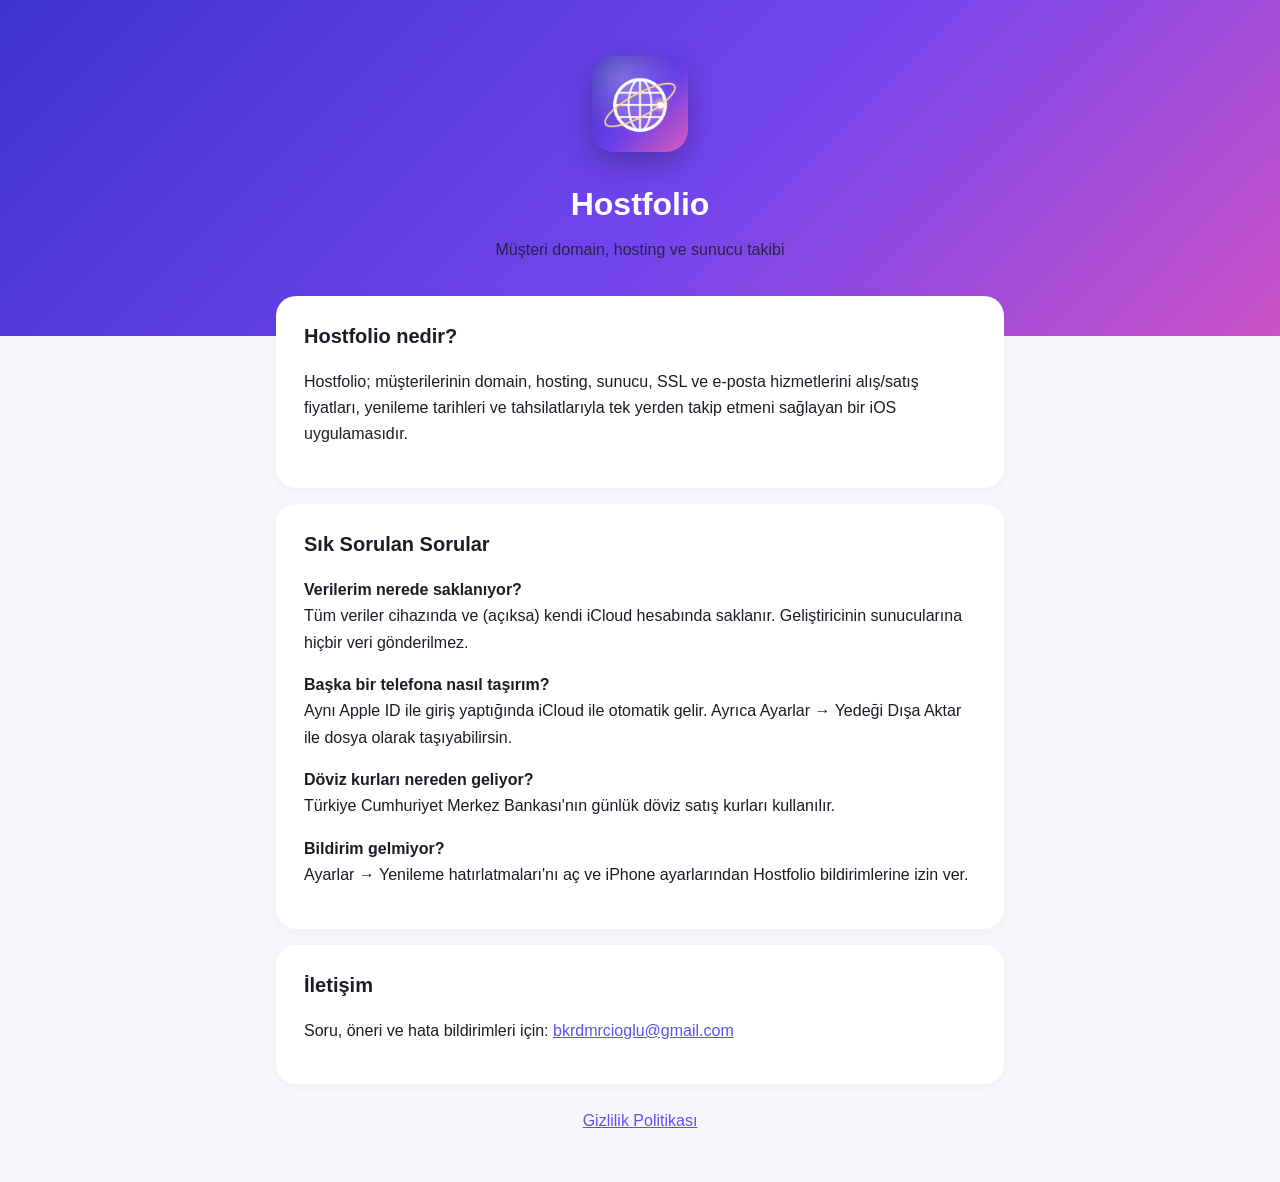
<file: index.html>
<!doctype html><html lang="tr"><head><meta charset="utf-8"><meta name="viewport" content="width=device-width,initial-scale=1">
<title>Hostfolio – Destek</title><link rel="stylesheet" href="style.css"></head><body>
<header class="hero"><img src="icon.png" alt="Hostfolio"><h1>Hostfolio</h1><p>Müşteri domain, hosting ve sunucu takibi</p></header>
<main>
<section class="card"><h2>Hostfolio nedir?</h2><p>Hostfolio; müşterilerinin domain, hosting, sunucu, SSL ve e-posta hizmetlerini alış/satış fiyatları, yenileme tarihleri ve tahsilatlarıyla tek yerden takip etmeni sağlayan bir iOS uygulamasıdır.</p></section>
<section class="card"><h2>Sık Sorulan Sorular</h2>
<p><strong>Verilerim nerede saklanıyor?</strong><br>Tüm veriler cihazında ve (açıksa) kendi iCloud hesabında saklanır. Geliştiricinin sunucularına hiçbir veri gönderilmez.</p>
<p><strong>Başka bir telefona nasıl taşırım?</strong><br>Aynı Apple ID ile giriş yaptığında iCloud ile otomatik gelir. Ayrıca Ayarlar → Yedeği Dışa Aktar ile dosya olarak taşıyabilirsin.</p>
<p><strong>Döviz kurları nereden geliyor?</strong><br>Türkiye Cumhuriyet Merkez Bankası'nın günlük döviz satış kurları kullanılır.</p>
<p><strong>Bildirim gelmiyor?</strong><br>Ayarlar → Yenileme hatırlatmaları'nı aç ve iPhone ayarlarından Hostfolio bildirimlerine izin ver.</p></section>
<section class="card"><h2>İletişim</h2><p>Soru, öneri ve hata bildirimleri için: <a href="mailto:bkrdmrcioglu@gmail.com">bkrdmrcioglu@gmail.com</a></p></section>
<nav><a href="privacy.html">Gizlilik Politikası</a></nav>
</main></body></html>
</file>
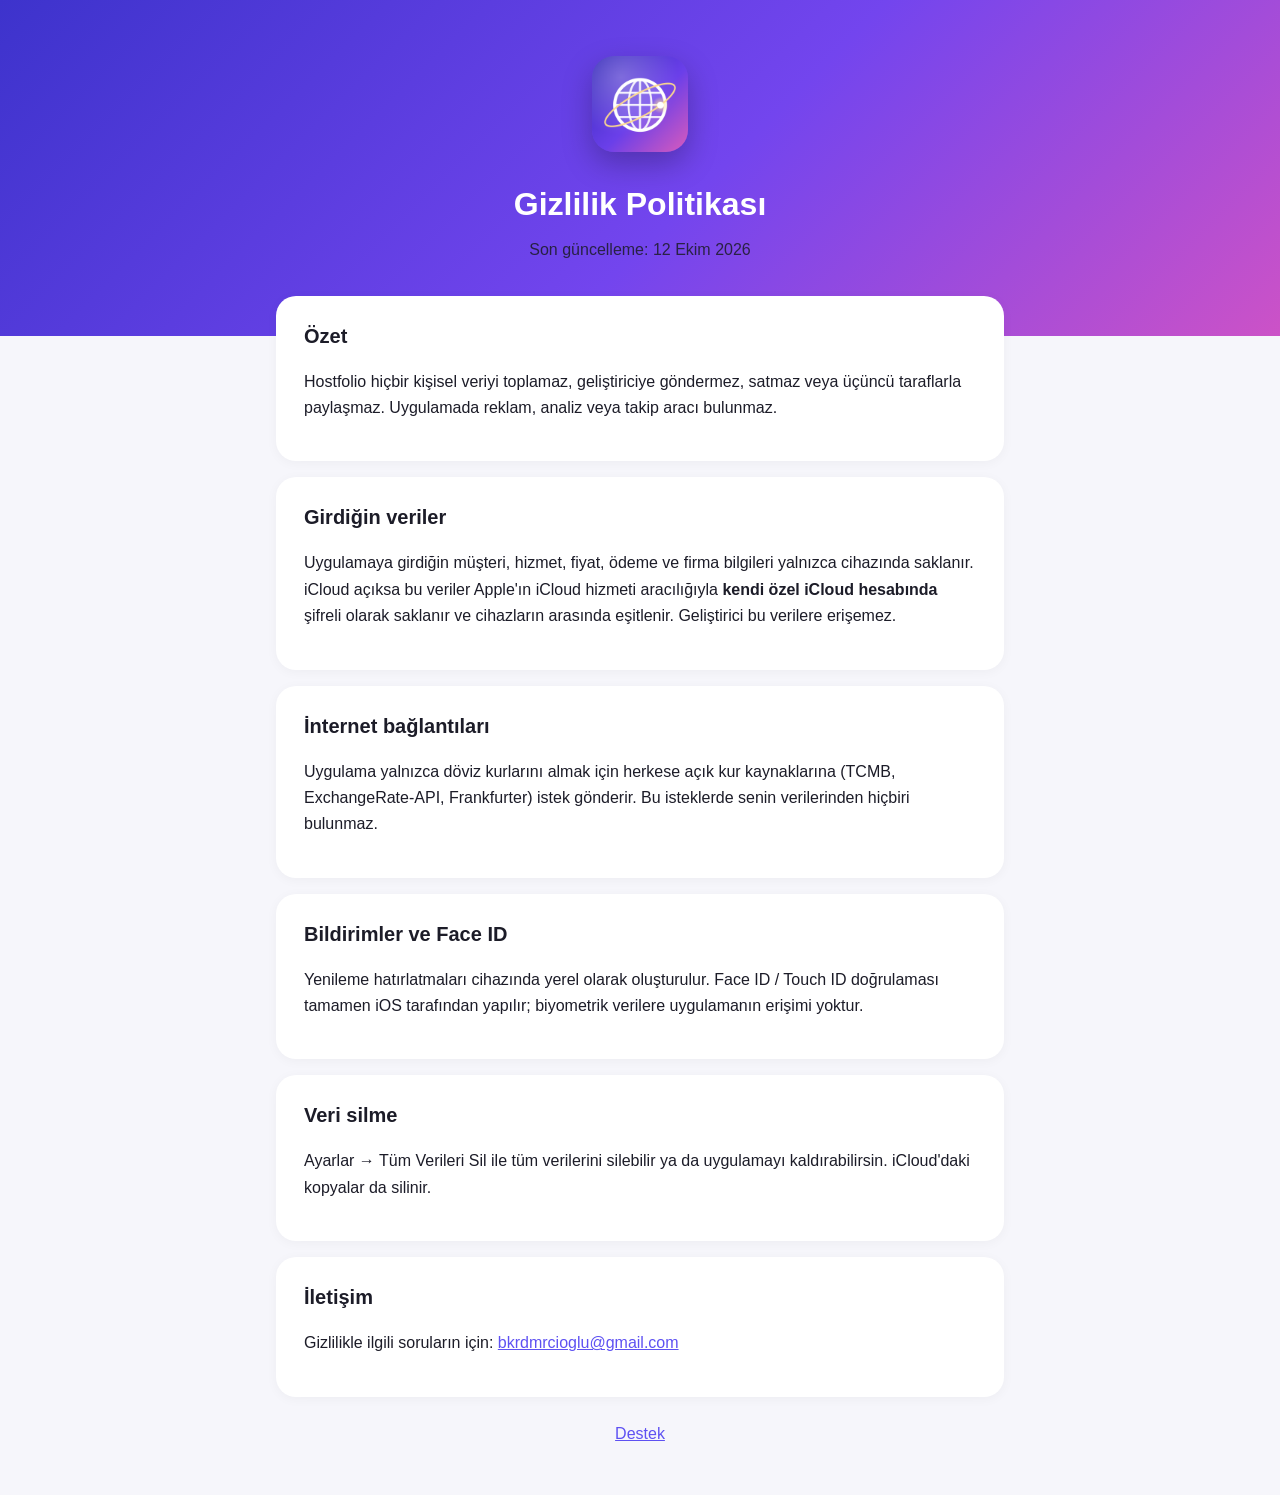
<file: privacy.html>
<!doctype html><html lang="tr"><head><meta charset="utf-8"><meta name="viewport" content="width=device-width,initial-scale=1">
<title>Hostfolio – Gizlilik Politikası</title><link rel="stylesheet" href="style.css"></head><body>
<header class="hero"><img src="icon.png" alt="Hostfolio"><h1>Gizlilik Politikası</h1><p>Son güncelleme: 12 Ekim 2026</p></header>
<main>
<section class="card"><h2>Özet</h2><p>Hostfolio hiçbir kişisel veriyi toplamaz, geliştiriciye göndermez, satmaz veya üçüncü taraflarla paylaşmaz. Uygulamada reklam, analiz veya takip aracı bulunmaz.</p></section>
<section class="card"><h2>Girdiğin veriler</h2><p>Uygulamaya girdiğin müşteri, hizmet, fiyat, ödeme ve firma bilgileri yalnızca cihazında saklanır. iCloud açıksa bu veriler Apple'ın iCloud hizmeti aracılığıyla <strong>kendi özel iCloud hesabında</strong> şifreli olarak saklanır ve cihazların arasında eşitlenir. Geliştirici bu verilere erişemez.</p></section>
<section class="card"><h2>İnternet bağlantıları</h2><p>Uygulama yalnızca döviz kurlarını almak için herkese açık kur kaynaklarına (TCMB, ExchangeRate-API, Frankfurter) istek gönderir. Bu isteklerde senin verilerinden hiçbiri bulunmaz.</p></section>
<section class="card"><h2>Bildirimler ve Face ID</h2><p>Yenileme hatırlatmaları cihazında yerel olarak oluşturulur. Face ID / Touch ID doğrulaması tamamen iOS tarafından yapılır; biyometrik verilere uygulamanın erişimi yoktur.</p></section>
<section class="card"><h2>Veri silme</h2><p>Ayarlar → Tüm Verileri Sil ile tüm verilerini silebilir ya da uygulamayı kaldırabilirsin. iCloud'daki kopyalar da silinir.</p></section>
<section class="card"><h2>İletişim</h2><p>Gizlilikle ilgili soruların için: <a href="mailto:bkrdmrcioglu@gmail.com">bkrdmrcioglu@gmail.com</a></p></section>
<nav><a href="index.html">Destek</a></nav>
</main></body></html>
</file>
<file: style.css>
:root{--bg:#f6f6fb;--card:#fff;--text:#1c1c28;--muted:#6b7080;--accent:#5e51f2}
@media (prefers-color-scheme:dark){:root{--bg:#0f0f14;--card:#1b1b24;--text:#f2f2f7;--muted:#a0a3b1;--accent:#8d82ff}}
*{box-sizing:border-box}body{margin:0;background:var(--bg);color:var(--text);font:16px/1.65 -apple-system,BlinkMacSystemFont,"Segoe UI",Roboto,sans-serif}
.hero{background:linear-gradient(135deg,#3d33cc,#7345ee 55%,#cc52c7);color:#fff;padding:56px 16px 72px;text-align:center}
.hero img{width:96px;height:96px;border-radius:22px;box-shadow:0 12px 30px rgba(0,0,0,.25)}
.hero h1{margin:18px 0 6px;font-size:32px}.hero p{margin:0;opacity:.85}
main{max-width:760px;margin:-40px auto 48px;padding:0 16px}
.card{background:var(--card);border-radius:20px;padding:24px 28px;margin-bottom:16px;box-shadow:0 2px 12px rgba(0,0,0,.04)}
h2{font-size:20px;margin:0 0 8px}p,li{color:var(--text)}.muted{color:var(--muted);font-size:14px}
a{color:var(--accent)}nav{text-align:center;margin-top:24px}nav a{margin:0 10px}
</file>
